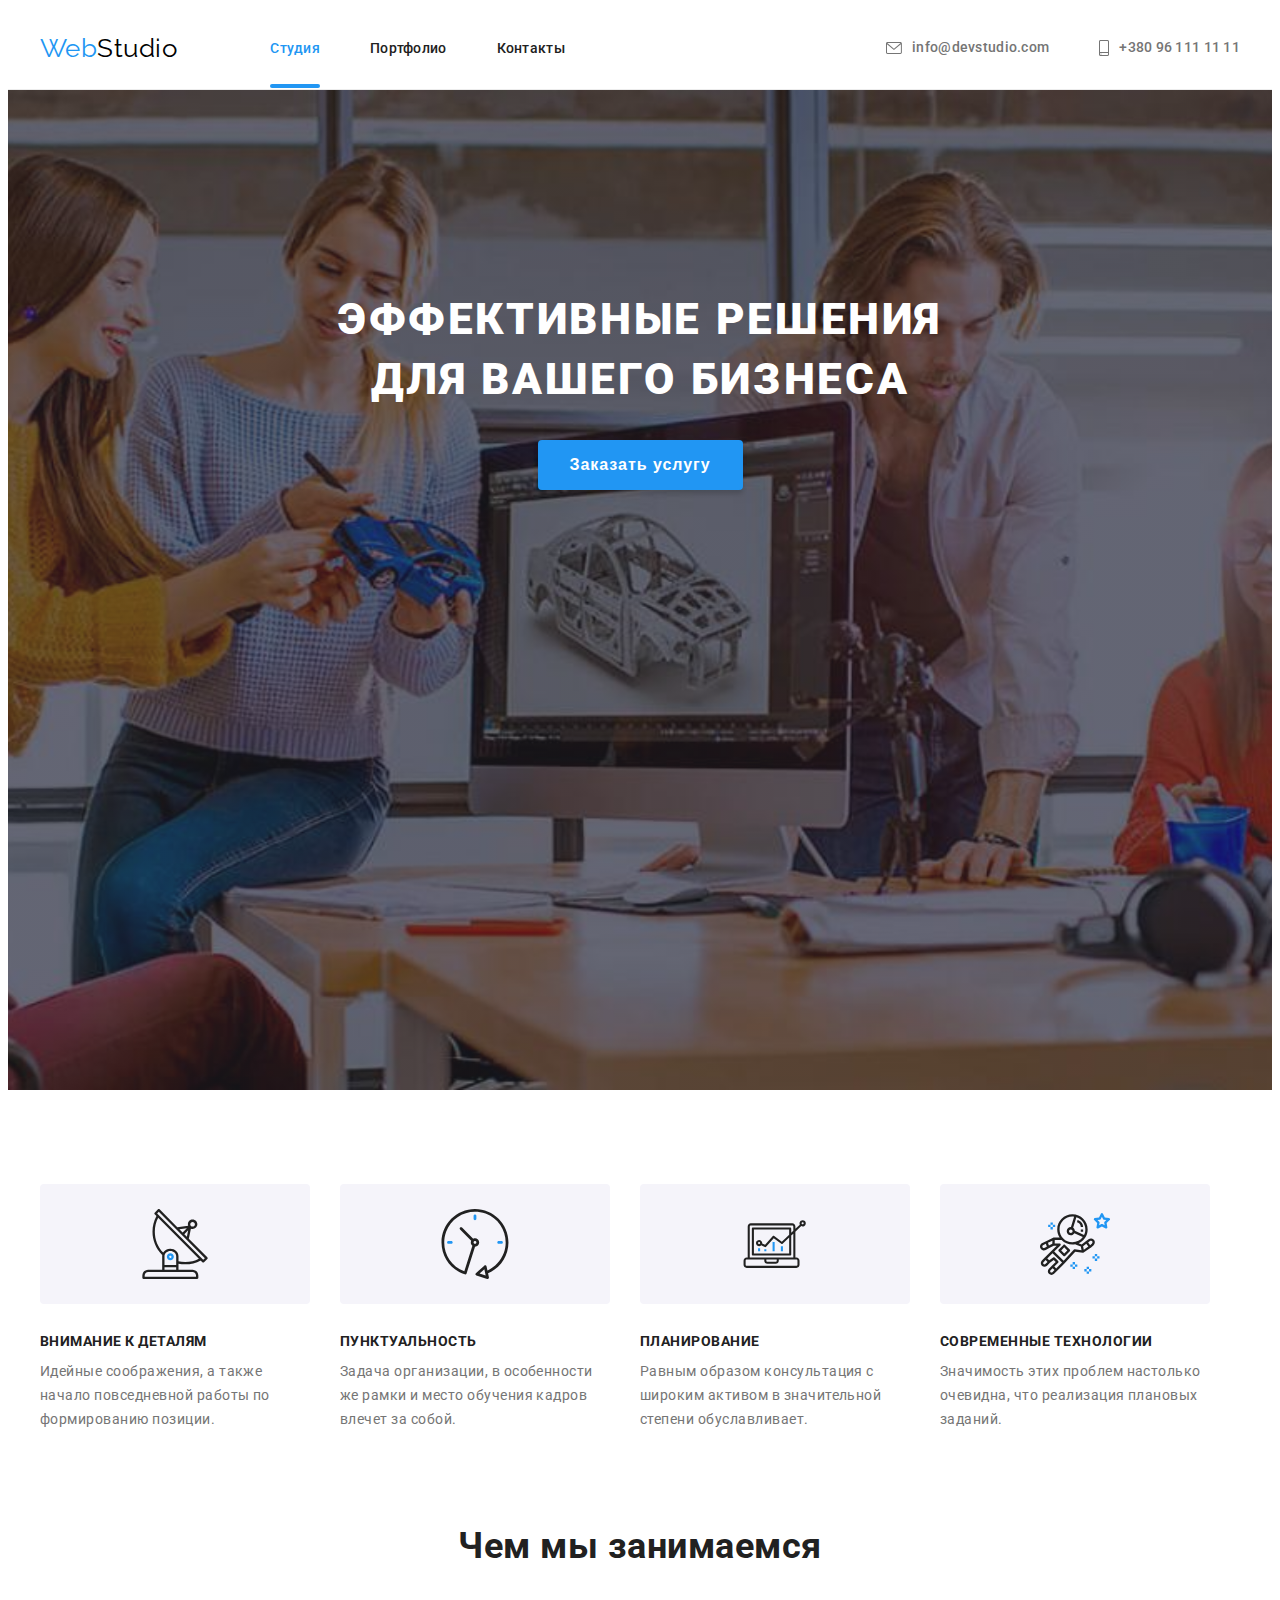
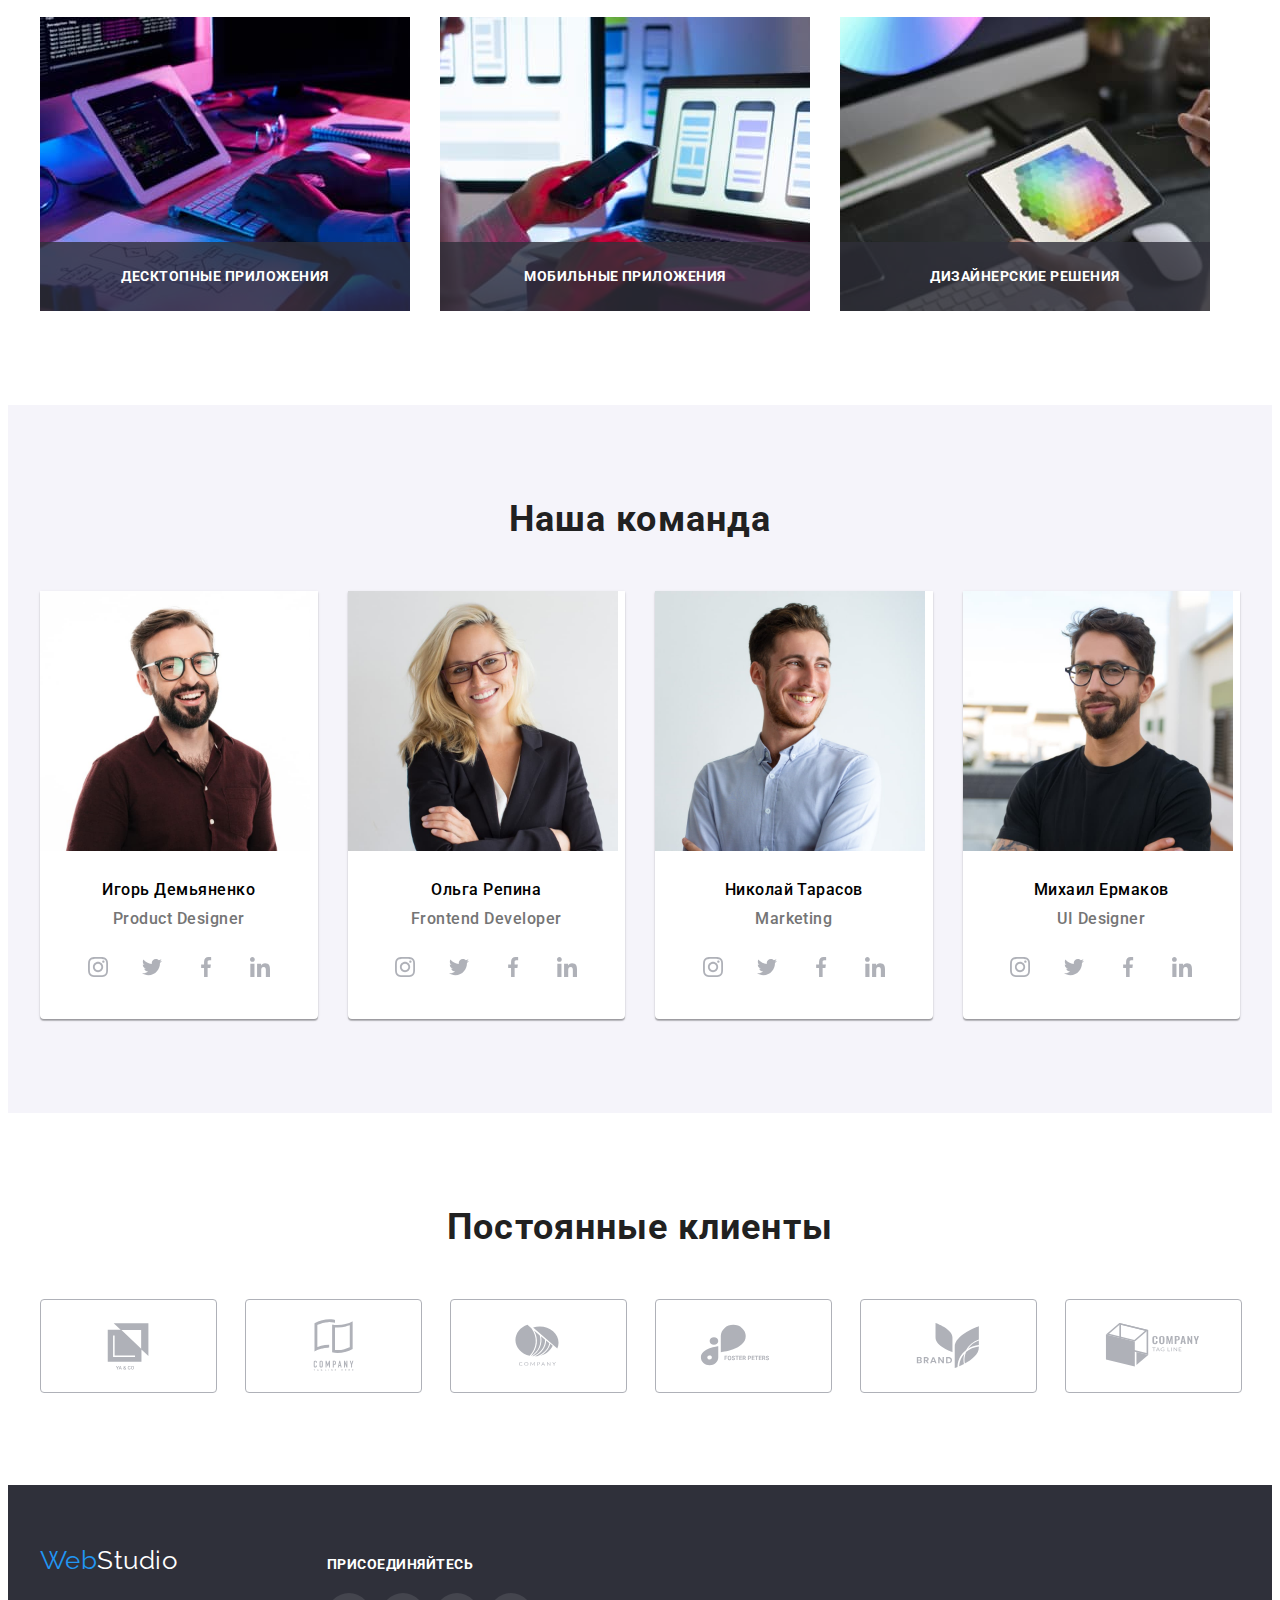
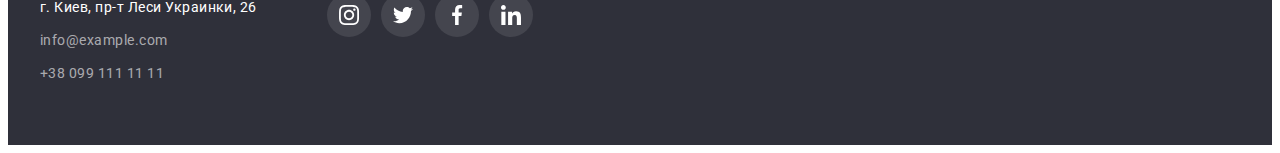
<file: index.html>
<!DOCTYPE html>
<html lang="ru">
<head>
    <meta charset="UTF-8">
    <meta http-equiv="X-UA-Compatible" content="IE=edge">
    <meta name="viewport" content="width=device-width, initial-scale=1.0">
    <title>WebStudio site</title>
    <link rel="preconnect" href="https://fonts.googleapis.com">
    <link rel="preconnect" href="https://fonts.gstatic.com" crossorigin>
    <link href="https://fonts.googleapis.com/css2?family=Raleway:wght@700&family=Roboto:wght@400;500;700;900&display=swap" rel="stylesheet">
    <link rel="stylesheet" href="https://cdnjs.cloudflare.com/ajax/libs/modern-normalize/1.1.0/modern-normalize.min.css" integrity="sha512-wpPYUAdjBVSE4KJnH1VR1HeZfpl1ub8YT/NKx4PuQ5NmX2tKuGu6U/JRp5y+Y8XG2tV+wKQpNHVUX03MfMFn9Q==" crossorigin="anonymous" referrerpolicy="no-referrer" />
    <link rel="stylesheet" href="./css/styles.css">
</head>
<body>
<!-- header -->
<header class="header">
    <div class="container header-container">
            <nav class="page-nav">
                <a href="./index.html" class="header-logo ">Web<span class="logo-color">Studio</span></a>
                <ul class="menu-nav list">
                    <li class="nav-item"><a class="nav-link link current-page" href="./index.html">Студия</a></li>
                    <li class="nav-item"><a class="nav-link link" href="./portfolio.html">Портфолио</a></li>
                    <li class="nav-item"><a class="nav-link link" href="">Контакты</a></li>
                </ul>
            </nav>
            <!-- contacts -->
                <ul class="contacts list">
                    <li class="contact-item">
                        <a href="mailto:info@devstudio.com" class="contact-link link">
                            <svg class="contact-mail-icon">
                                <use href="./images/symbol-defs.svg#envelope"></use>
                            </svg>
                    info@devstudio.com
                        </a>
                    </li>
                    <li class="contact-item">
                        <a href="tel:+380961111111" class="contact-link link">
                            <svg class="contact-tel-icon">
                                <use href="./images/symbol-defs.svg#smartphone"></use>
                            </svg>
                    +380 96 111 11 11
                        </a>
                    </li>
                </ul>
    </div>
</header>

<!-- main information -->
<main>
        <section class="hero hero-bg">
           <div class="container">
                <h1 class="hero-title">Эффективные решения для вашего бизнеса</h1>
                <button class="button btn" data-modal-open type="button">Заказать услугу</button>
           </div>
        </section>
   
    <!-- Our advantages -->
    <section class="section">
        <div class="container">
        <h2 class="visually-hidden">Наши особенности</h2>
            <ul class="features-list">
            <li class="features-item">
                <div class="features-icon">
                    <svg width="70" height="70">
                    <use href="./images/symbol-defs.svg#antenna"></use>
                </svg>
                </div>
                <h3 class="features-heading">Внимание к деталям</h3>
                <p class="features-paragraph">Идейные соображения, а также начало повседневной работы по формированию позиции.
                </p>
            </li>
            <li class="features-item">
                <div class="features-icon">
                    <svg width="70" height="70">
                    <use href="./images/symbol-defs.svg#clock"></use>
                </svg>
                </div>
                <h3 class="features-heading">Пунктуальность</h3>
                <p class="features-paragraph">Задача организации, в особенности же рамки и место обучения кадров влечет за
                    собой.</p>
            </li>
            <li class="features-item">
               <div class="features-icon">
                    <svg width="70" height="70">
                    <use href="./images/symbol-defs.svg#diagram"></use>
                </svg>
               </div>
                <h3 class="features-heading">Планирование</h3>
                <p class="features-paragraph">Равным образом консультация с широким активом в значительной степени
                    обуславливает.</p>
            </li>
            <li class="features-item">
               <div class="features-icon">
                    <svg width="70" height="70">
                    <use href="./images/symbol-defs.svg#astronaut"></use>
                </svg>
               </div>
                <h3 class="features-heading">Современные технологии</h3>
                <p class="features-paragraph">Значимость этих проблем настолько очевидна, что реализация плановых заданий.</p>
            </li>
        </ul>
    </div>
    
    </section>

    <!-- What are we doing -->
    <section class="activity section">
        <div class="container">
            <h2 class="activity-title">Чем мы занимаемся</h2>
            <ul class="activity-list">
                <li class="activity-item"><a href="">
                        <img class="activity-img" src="./images/development.jpg" alt="разработка сайта" width="370" height="294" />
                        <p class="activity-top-text">
                        Десктопные приложения
                        </p>
                    </a>
                </li>
                <li class="activity-item">
                    <a href="">
                        <img class="activity-img" src="./images/mobile-version.jpg" alt="дизайн сайта" width="370" height="294" />
                        <p class="activity-top-text">
                        Мобильные приложения
                        </p>
                    </a>
                </li>
                <li class="activity-item">
                    <a href="">
                        <img class="activity-img" src="./images/color-scheme.jpg" alt="стиль сайта" width="370" height="294" />
                        <p class="activity-top-text">
                        Дизайнерские решения
                        </p>
                    </a>
                </li>
            </ul>
        </div>
    </section>

    <!-- Our team -->
    <section class="work section">
        <div class="container">
            <h2 class="team">Наша команда</h2>
            <ul class="team-list">
                <li class="team-item">
                    <img class="team-img" src="./images/product-designer.jpg" alt="Дизайнер продукта" width="270" height="260" />
                    <div class="team-info">
                        <h3 class="about-name">Игорь Демьяненко</h3>
                        <p class="about-work">Product Designer</p>
                                <ul class="icon-list">
                                    <li class="icon-item">
                                        <a href="" class="icon-link">
                                            <svg class="social-icon">
                                                <use href="./images/symbol-defs.svg#instagram"></use>
                                            </svg>
                                        </a>
                                    </li>
                                    <li class="icon-item">
                                        <a href="" class="icon-link">
                                            <svg class="social-icon">
                                                <use href="./images/symbol-defs.svg#twitter"></use>
                                            </svg>
                                        </a>
                                    </li>
                                    <li class="icon-item">
                                        <a href="" class="icon-link">
                                            <svg class="social-icon">
                                                <use href="./images/symbol-defs.svg#facebook"></use>
                                            </svg>
                                        </a>
                                    </li>
                                    <li class="icon-item">
                                        <a href="" class="icon-link">
                                            <svg class="social-icon">
                                                <use href="./images/symbol-defs.svg#linkedin"></use>
                                            </svg>
                                        </a>
                                    
                                </ul>
                    </div>
                </li>
                <li class="team-item">
                    <img class="team-img" src="./images/frontend.jpg" alt="Фронтенд-разработчик" width="270" height="260" />
                    <div class="team-info">
                        <h3 class="about-name">Ольга Репина</h3>
                        <p class="about-work">Frontend Developer</p>
                                <ul class="icon-list">
                                    <li class="icon-item">
                                        <a href="" class="icon-link">
                                            <svg class="social-icon">
                                                <use href="./images/symbol-defs.svg#instagram"></use>
                                            </svg>
                                        </a>
                                    </li>
                                    <li class="icon-item">
                                        <a href="" class="icon-link">
                                            <svg class="social-icon">
                                                <use href="./images/symbol-defs.svg#twitter"></use>
                                            </svg>
                                        </a>
                                    </li>
                                    <li class="icon-item">
                                        <a href="" class="icon-link">
                                            <svg class="social-icon">
                                                <use href="./images/symbol-defs.svg#facebook"></use>
                                            </svg>
                                        </a>
                                    </li>
                                    <li class="icon-item">
                                        <a href="" class="icon-link">
                                            <svg class="social-icon">
                                                <use href="./images/symbol-defs.svg#linkedin"></use>
                                            </svg>
                                        </a>
                                    </li>
                                </ul>
                    </div>
                </li>
                <li class="team-item">
                    <img class="team-img" src="./images/marketing.jpg" alt="Маркетинг" width="270" height="260" />
                    <div class="team-info">
                        <h3 class="about-name">Николай Тарасов</h3>
                        <p class="about-work">Marketing</p>
                                <ul class="icon-list">
                                    <li class="icon-item">
                                        <a href="" class="icon-link">
                                            <svg class="social-icon">
                                                <use href="./images/symbol-defs.svg#instagram"></use>
                                            </svg>
                                        </a>
                                    </li>
                                    <li class="icon-item">
                                        <a href="" class="icon-link">
                                            <svg class="social-icon">
                                                <use href="./images/symbol-defs.svg#twitter"></use>
                                            </svg>
                                        </a>
                                    </li>
                                    <li class="icon-item">
                                        <a href="" class="icon-link">
                                            <svg class="social-icon">
                                                <use href="./images/symbol-defs.svg#facebook"></use>
                                            </svg>
                                        </a>
                                    </li>
                                    <li class="icon-item">
                                        <a href="" class="icon-link">
                                            <svg class="social-icon">
                                                <use href="./images/symbol-defs.svg#linkedin"></use>
                                            </svg>
                                        </a>
                                    </li>
                                </ul>
                    </div>
                </li>
                <li class="team-item">
                    <img class="team-img" src="./images/ui-designer.jpg" alt="Пользовательский интерфейс" width="270"
                        height="260" />
                    <div class="team-info">
                        <h3 class="about-name">Михаил Ермаков</h3>
                        <p class="about-work">UI Designer</p>
                                <ul class="icon-list">
                                    <li class="icon-item">
                                        <a href="" class="icon-link">
                                            <svg class="social-icon">
                                                <use href="./images/symbol-defs.svg#instagram"></use>
                                            </svg>
                                        </a>
                                    </li>
                                    <li class="icon-item">
                                        <a href="" class="icon-link">
                                            <svg class="social-icon">
                                                <use href="./images/symbol-defs.svg#twitter"></use>
                                            </svg>
                                        </a>
                                    </li>
                                    <li class="icon-item">
                                        <a href="" class="icon-link">
                                            <svg class="social-icon">
                                                <use href="./images/symbol-defs.svg#facebook"></use>
                                            </svg>
                                        </a>
                                    </li>
                                    <li class="icon-item">
                                        <a href="" class="icon-link">
                                            <svg class="social-icon">
                                                <use href="./images/symbol-defs.svg#linkedin"></use>
                                            </svg>
                                        </a>
                                    </li>
                                </ul>
                    </div>
                </li>
            </ul>         
        </div>
    </section>
    <section class="section">
        <div class="container">
            <h2 class="company-header">Постоянные клиенты</h2>
            <ul class="company-list">
                <li class="company-item">
                    <a href="" class="company-link">
                        <svg class="company-icon" width="106" height="60">
                            <use href="./images/symbol-defs.svg#first-company"></use>
                        </svg>
                    </a>
                </li>
                <li class="company-item">
                    <a href="" class="company-link">
                        <svg class="company-icon" width="106" height="60">
                            <use href="./images/symbol-defs.svg#second-company"></use>
                        </svg>
                    </a>
                </li>
                <li class="company-item">
                    <a href="" class="company-link">
                        <svg class="company-icon" width="106" height="60">
                            <use href="./images/symbol-defs.svg#third-company"></use>
                        </svg>
                    </a>
                </li>
                <li class="company-item">
                    <a href="" class="company-link">
                        <svg class="company-icon" width="106" height="60">
                            <use href="./images/symbol-defs.svg#fourth-company"></use>
                        </svg>
                    </a>
                </li>
                <li class="company-item">
                    <a href="" class="company-link">
                        <svg class="company-icon" width="106" height="60">
                            <use href="./images/symbol-defs.svg#fifth-company"></use>
                        </svg>
                    </a>
                </li>
                <li class="company-item">
                    <a href="" class="company-link">
                        <svg class="company-icon" width="106" height="60">
                            <use href="./images/symbol-defs.svg#sixth-company"></use>
                        </svg>
                    </a>
                </li>
            </ul>
        </div>
    </section>
</main>

<!-- footer -->
<footer class="footer">
    <div class="container footer-container">
        <div>
            <a class="footer-logo" href="./index.html">Web<span class="logo-color logo">Studio</span></a>
            <address class="address">
                <ul class="footer-list">
                    <li class="footer-item item-space"><a class="address-items"
                            href="https://www.google.com.ua/maps/place/%D0%B1%D1%83%D0%BB.+%D0%9B%D0%B5%D1%81%D0%B8+%D0%A3%D0%BA%D1%80%D0%B0%D0%B8%D0%BD%D0%BA%D0%B8,+26,+%D0%9A%D0%B8%D0%B5%D0%B2,+02000/@50.4265841,30.5361971,17z/data=!3m1!4b1!4m5!3m4!1s0x40d4cf0e033ecbe9:0x57a4dffefec77da0!8m2!3d50.4265807!4d30.5383858?hl=ru">
                            г. Киев, пр-т Леси Украинки, 26</a></li>
                    <li class="footer-item item-space"><a class="footer-contact" href="mailto:info@example.com">info@example.com</a>
                    </li>
                    <li class="footer-item item-space"><a class="footer-contact" href="tel:+380991111111">+38 099 111 11 11</a></li>
                </ul>
            </address>
        </div>
    
    <div>
        <h2 class="footer-header">присоединяйтесь</h2>
        <ul class="footer-icon-list">
            <li class="footer-icon-item">
                <a href="" class="footer-icon-link">
                    <svg class="footer-social-icon">
                        <use href="./images/symbol-defs.svg#instagram"></use>
                    </svg>
                </a>
            </li>
            <li class="footer-icon-item">
                <a href="" class="footer-icon-link">
                    <svg class="footer-social-icon">
                        <use href="./images/symbol-defs.svg#twitter"></use>
                    </svg>
                </a>
            </li>
            <li class="footer-icon-item">
                <a href="" class="footer-icon-link">
                    <svg class="footer-social-icon">
                        <use href="./images/symbol-defs.svg#facebook"></use>
                    </svg>
                </a>
            </li>
            <li class="footer-icon-item">
                <a href="" class="footer-icon-link">
                    <svg class="footer-social-icon">
                        <use href="./images/symbol-defs.svg#linkedin"></use>
                    </svg>
                </a>
            </li>
        </ul>
    </div>

    </div>

   
</footer>  
<div class="backdrop is-hidden" data-modal>
    <div class="modal">
        <button type="button" class="close-btn" data-modal-close>
            <svg width="11px" height="11px" class="close-modal">
                <use href="./images/symbol-defs.svg#vector-2"></use>
            </svg>
        </button>
    </div>
</div>
<script src="./js/modal.js"></script>
</body>
</html>
</file>
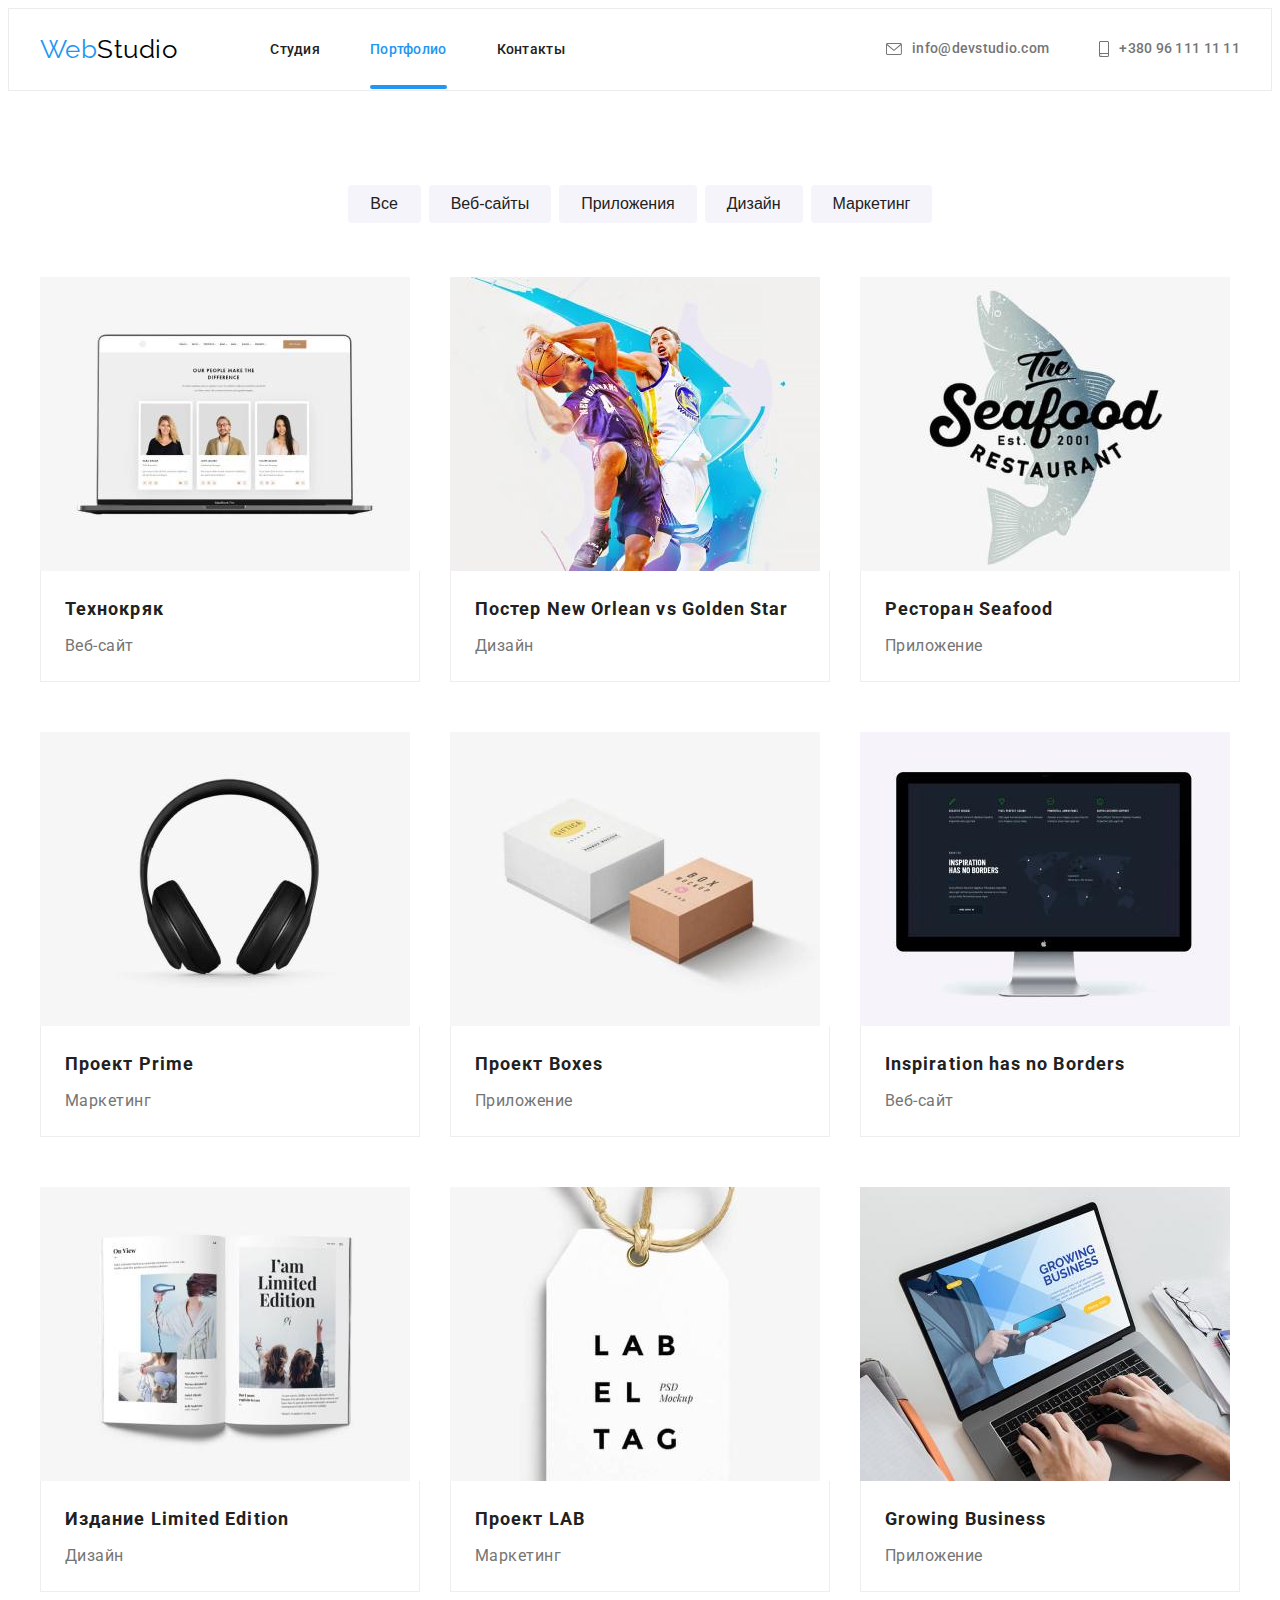
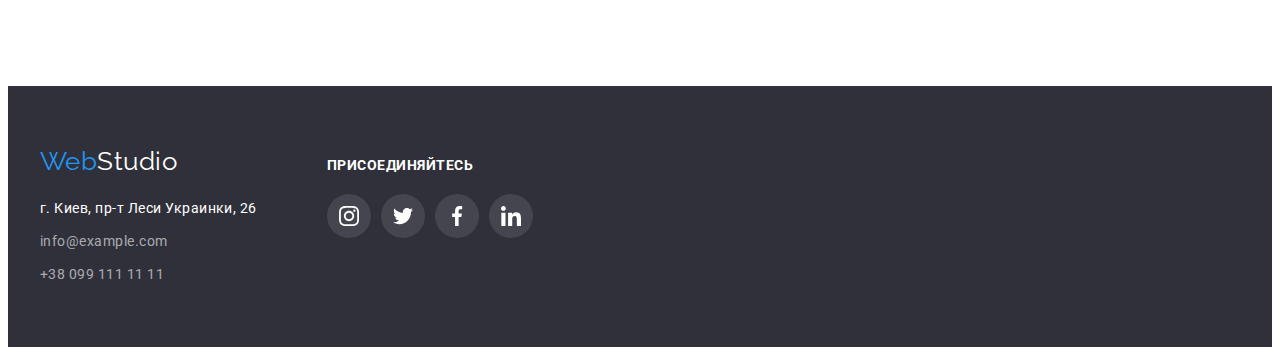
<file: portfolio.html>
<!DOCTYPE html>
<html lang="ru">
<head>
    <meta charset="UTF-8">
    <meta http-equiv="X-UA-Compatible" content="IE=edge">
    <meta name="viewport" content="width=device-width, initial-scale=1.0">
    <title>WebStudio</title>
    <link rel="preconnect" href="https://fonts.googleapis.com">
    <link rel="preconnect" href="https://fonts.gstatic.com" crossorigin>
    <link href="https://fonts.googleapis.com/css2?family=Raleway:wght@700&family=Roboto:wght@400;500;700;900&display=swap" rel="stylesheet">
    <link rel="stylesheet" href="https://cdnjs.cloudflare.com/ajax/libs/modern-normalize/1.1.0/modern-normalize.min.css" integrity="sha512-wpPYUAdjBVSE4KJnH1VR1HeZfpl1ub8YT/NKx4PuQ5NmX2tKuGu6U/JRp5y+Y8XG2tV+wKQpNHVUX03MfMFn9Q==" crossorigin="anonymous" referrerpolicy="no-referrer" />
    <link rel="stylesheet" href="./css/styles.css">
    
</head>
<body>
<!-- Хедер -->
<header class="portfolio-header">
    <div class="container portfolio-container">
        <nav class="portfolio">
            <a href="./index.html" class="portfol-logo">Web<span class="portfol-logo-color">Studio</span></a>
            <ul class="portfol-list">
                <li class="portfol-item"><a class="portfol-link links" href="./index.html">Студия</a></li>
                <li class="portfol-item"><a class="portfol-link links current-page" href="./portfolio.html">Портфолио</a></li>
                <li class="portfol-item"><a class="portfol-link links" href="">Контакты</a></li>
            </ul>
        </nav>
<!-- contacts -->
            <ul class="header-contacts">
                <li class="header-list"><a class="header-link link" href="mailto:info@devstudio.com">
                    <svg class="contact-mail-icon">
                        <use href="./images/symbol-defs.svg#envelope"></use>
                    </svg>
                    info@devstudio.com
                </a>
            </li>
                <li class="header-list"><a class="header-link link" href="tel:+380961111111">
                    <svg class="contact-tel-icon">
                        <use href="./images/symbol-defs.svg#smartphone"></use>
                    </svg>
                    +380 96 111 11 11
                </a>
            </li>
            </ul>
    </div>
</header>
<!-- герой -->
<main">
    <section class="section">
        <div class="container filter-container">
                <h1 class="visually-hidden" >filter</h1>
                <ul class="filter-list">
                    <li class="filter-item"><button class="filter-btn filter-button" type="button">Все</button></li>
                    <li class="filter-item"><button class="filter-btn filter-button" type="button">Веб-сайты</button></li>
                    <li class="filter-item"><button class="filter-btn filter-button" type="button">Приложения</button></li>
                    <li class="filter-item"><button class="filter-btn filter-button" type="button">Дизайн</button></li>
                    <li class="filter-item"><button class="filter-btn filter-button" type="button">Маркетинг</button></li>
                </ul>
        
                <ul class="gallery-list">
                    <li class="gallery-item">
                        <a class="gallery-link" href="">
                            <div class="gallery-top-wrapper">
                            <img class="gallery-img" src="./images/techno-crack.jpg" alt="сайт" width="370" height="294">
                            <p class="gallery-top-text">
                                Технокряк это современная площадка распространения коронавируса. Компании используют эту платформу для цифрового шпионажа и атак на защищённые сервера конкурентов.
                            </p>
                            </div> 
                            <div class="gallery-info">
                            <h2 class="gallery-heading">Технокряк</h3>
                            <p class="gallery-paragraph">Веб-сайт</p>
                            </div>
                        </a>
                    </li>
                    <li class="gallery-item">
                        <a class="gallery-link" href="">
                            <div class="gallery-top-wrapper">
                            <img class="gallery-img" src="./images/poster.jpg" alt="постер" width="370" height="294">
                            <p class="gallery-top-text">
                                Технокряк это современная площадка распространения коронавируса. Компании используют эту платформу для цифрового шпионажа и атак на защищённые сервера конкурентов.
                            </p>
                            </div>
                            <div class="gallery-info">
                            <h2 class="gallery-heading">Постер New Orlean vs Golden Star</h3>
                            <p class="gallery-paragraph">Дизайн</p>
                            </div>
                        </a>
                    </li>
                    <li class="gallery-item">
                        <a class="gallery-link" href="">
                            <div class="gallery-top-wrapper">
                            <img class="gallery-img" src="./images/restaurant.jpg" alt="ресторан" width="370" height="294">
                            <p class="gallery-top-text">
                                Технокряк это современная площадка распространения коронавируса. Компании используют эту платформу для цифрового шпионажа и атак на защищённые сервера конкурентов.
                            </p>
                            </div>
                            <div class="gallery-info">
                            <h2 class="gallery-heading">Ресторан Seafood</h3>
                            <p class="gallery-paragraph">Приложение</p>
                            </div>
                        </a>
                    </li>
                    <li class="gallery-item">
                        <a class="gallery-link" href="">
                            <div class="gallery-top-wrapper">
                            <img class="gallery-img" src="./images/prime.jpg" alt="наушники" width="370" height="294">
                            <p class="gallery-top-text">
                                Технокряк это современная площадка распространения коронавируса. Компании используют эту платформу для цифрового шпионажа и атак на защищённые сервера конкурентов.
                            </p>
                            </div>
                            <div class="gallery-info">
                            <h2 class="gallery-heading">Проект Prime</h3>
                            <p class="gallery-paragraph">Маркетинг</p>
                            </div>
                        </a>
                    </li>
                    <li class="gallery-item">
                        <a class="gallery-link" href="">
                            <div class="gallery-top-wrapper">
                            <img class="gallery-img" src="./images/boxes.jpg" alt="коробки" width="370" height="294">
                            <p class="gallery-top-text">
                                Технокряк это современная площадка распространения коронавируса. Компании используют эту платформу для цифрового шпионажа и атак на защищённые сервера конкурентов.
                            </p>
                            </div>
                            <div class="gallery-info">
                            <h2 class="gallery-heading">Проект Boxes</h3>
                            <p class="gallery-paragraph">Приложение</p>
                            </div>
                        </a>
                    </li>
                    <li class="gallery-item">
                        <a class="gallery-link" href="">
                            <div class="gallery-top-wrapper">
                            <img class="gallery-img" src="./images/web-site.jpg" alt="вдохновение" width="370" height="294">
                            <p class="gallery-top-text">
                                Технокряк это современная площадка распространения коронавируса. Компании используют эту платформу для цифрового шпионажа и атак на защищённые сервера конкурентов.
                            </p>
                            </div>
                            <div class="gallery-info">
                            <h2 class="gallery-heading">Inspiration has no Borders</h3>
                            <p class="gallery-paragraph">Веб-сайт</p>
                            </div>
                        </a>
                    </li>
                    <li class="gallery-item">
                        <a class="gallery-link" href="">
                            <div class="gallery-top-wrapper">
                            <img class="gallery-img" src="./images/limited-edition.jpg" alt="журнал width" width="370" height="294">
                            <p class="gallery-top-text">
                                Технокряк это современная площадка распространения коронавируса. Компании используют эту платформу для цифрового шпионажа и атак на защищённые сервера конкурентов.
                            </p>
                            </div>
                            <div class="gallery-info">
                            <h2 class="gallery-heading">Издание Limited Edition</h3>
                            <p class="gallery-paragraph">Дизайн</p>
                            </div>
                        </a>
                    </li>
                    <li class="gallery-item">
                        <a class="gallery-link" href="">
                            <div class="gallery-top-wrapper">
                            <img class="gallery-img" src="./images/lab.jpg" alt="бирка с шнурком" width="370" height="294">
                            <p class="gallery-top-text">
                                Технокряк это современная площадка распространения коронавируса. Компании используют эту платформу для цифрового шпионажа и атак на защищённые сервера конкурентов.
                            </p>
                            </div>
                            <div class="gallery-info">
                            <h2 class="gallery-heading">Проект LAB</h3>
                            <p class="gallery-paragraph">Маркетинг</p>
                            </div>
                        </a>
                    </li>
                    <li class="gallery-item">
                        <a class="gallery-link" href="">
                            <div class="gallery-top-wrapper">
                            <img class="gallery-img" src="./images/business.jpg" alt="растущий бизнес" width="370" height="294">
                            <p class="gallery-top-text">
                                Технокряк это современная площадка распространения коронавируса. Компании используют эту платформу для цифрового шпионажа и атак на защищённые сервера конкурентов.
                            </p>
                            </div>
                            <div class="gallery-info">
                            <h2 class="gallery-heading">Growing Business</h3>
                            <p class="gallery-paragraph">Приложение</p>
                            </div>
                        </a>
                    </li>
                </ul>
        </div>
       
    </section>
</main>
<!-- футер -->
<footer class="portfolio-footer">
    <div class="footer-container container">
        <div>
            <a class="logo-footer" href="./index.html">Web<span class="portfolio-logo">Studio</span></a>
            <address class="footer-address">
                <ul class="address-list">
                    <li class="address-item address-space"><a class="address-map"
                            href=”https://www.google.com.ua/maps/place/%D0%B1%D1%83%D0%BB.+%D0%9B%D0%B5%D1%81%D0%B8+%D0%A3%D0%BA%D1%80%D0%B0%D0%B8%D0%BD%D0%BA%D0%B8,+26,+%D0%9A%D0%B8%D0%B5%D0%B2,+02000/@50.4265841,30.5361971,17z/data=!3m1!4b1!4m5!3m4!1s0x40d4cf0e033ecbe9:0x57a4dffefec77da0!8m2!3d50.4265807!4d30.5383858?hl=ru”>
                            г. Киев, пр-т Леси Украинки, 26</a></li>
                    <li class="address-item address-space"><a class="address-contact"
                            href="mailto:info@example.com">info@example.com</a></li>
                    <li class="address-item address-space"><a class="address-contact" href="tel:+380991111111">+38 099 111 11 11</a>
                    </li>
                </ul>
            </address>
        </div>
        <div>
            <h2 class="footer-header">присоединяйтесь</h2>
            <ul class="footer-icon-list">
                <li class="footer-icon-item">
                    <a href="" class="footer-icon-link">
                        <svg class="footer-social-icon">
                            <use href="./images/symbol-defs.svg#instagram"></use>
                        </svg>
                    </a>
                </li>
                <li class="footer-icon-item">
                    <a href="" class="footer-icon-link">
                        <svg class="footer-social-icon">
                            <use href="./images/symbol-defs.svg#twitter"></use>
                        </svg>
                    </a>
                </li>
                <li class="footer-icon-item">
                    <a href="" class="footer-icon-link">
                        <svg class="footer-social-icon">
                            <use href="./images/symbol-defs.svg#facebook"></use>
                        </svg>
                    </a>
                </li>
                <li class="footer-icon-item">
                    <a href="" class="footer-icon-link">
                        <svg class="footer-social-icon">
                            <use href="./images/symbol-defs.svg#linkedin"></use>
                        </svg>
                    </a>
                </li>
            </ul>
        </div>
    </div>
    
</footer>

    
</body>
</html>
</file>
<file: css/styles.css>
:root {
  --primary-text-color: #212121;
  --secondary-text-color: #757575;
  --title-text-color: #000000;
  --accent-color: #2196f3;
  --primary-white-color: #ffffff;
  --secondary-darkgray-color: #2f303a;
  --third-title-color: #f5f4fa;
}
p,
h1,
h2,
h3,
h4,
h5,
h6 {
  margin: 0;
}
ul {
  list-style: none;
  margin: 0;
  padding-left: 0;
}
img {
  display: block;
  max-width: 100%;
  height: auto;
}
body {
  font-family: 'Roboto', sans-serif;
  color: var(--primary-text-color);
  letter-spacing: 0.03em;
  line-height: 1.14;
}

/* -------HEADER------ */
.header {
  background-color: var(--primary-white-color);
  border-bottom: 1px solid #ececec;
}
.container {
  width: 1200px;
  margin: 0 auto;
  padding: 0 15px;
}
.header-container {
  display: flex;
  align-items: center;
}
/* LOGO */
.header-logo {
  font-family: 'Raleway', sans-serif;
  font-size: 26px;
  line-height: 1.19;
  color: var(--accent-color);
  text-decoration: none;
  margin-right: 93px;
  padding-top: 25px;
  padding-bottom: 25px;
  align-items: center;
}
.list {
  list-style: none;
  display: flex;
}
.logo-color {
  color: var(--title-text-color);
}
/* NAVIGATION */
.page-nav {
  display: flex;
  align-items: center;
}
.nav-link {
  color: var(--primary-text-color);
  font-weight: 500;
  font-size: 14px;
  letter-spacing: 0.02em;
  position: relative;

  padding-top: 32px;
  padding-bottom: 32px;
  transition: color 250ms cubic-bezier(0.4, 0, 0.2, 1);
}

.nav-item:not(:last-child) {
  margin-right: 50px;
}
.nav-link:hover,
.nav-link:focus {
  color: var(--accent-color);
}
.link {
  text-decoration: none;
}
.header-link {
  transition: color 250ms cubic-bezier(0.4, 0, 0.2, 1);
}
.link.current-page {
  color: var(--accent-color);
}
.current-page::after {
  content: '';
  position: absolute;
  width: 100%;
  height: 4px;

  background: var(--accent-color);
  border-radius: 2px; 
  display: block;
  bottom: 0px;
}

.portfol-link {
  position: relative;
  
  padding-top: 32px;
  padding-bottom: 32px;

  transition: color 250ms cubic-bezier(0.4, 0, 0.2, 1);
}
/* CONTACTS */
.contacts {
  display: flex;
  margin-left: auto;
  align-items: center;
}

.contacts .link {
  color: var(--secondary-text-color);
  font-weight: 500;
  font-size: 14px;
  letter-spacing: 0.02em;
  padding: 32px 0px 32px 0px;
  display: inline-flex;
  align-self: start;
  justify-content: center;
}
.contact-link {
  align-items: center;
  display: inline-flex;
  transition: color 250ms cubic-bezier(0.4, 0, 0.2, 1);
}

.contact-mail-icon {
  margin-right: 10px;
  width: 16px;
  height: 12px;
  fill: currentColor;
}
.contact-tel-icon {
  margin-right: 10px;
  width: 10px;
  height: 16px;
  fill: currentColor;
}
.contact-link:hover,
.contact-link:focus {
  color: var(--accent-color);
}
.contact-item:not(:first-child) {
  margin-left: 50px;
}

/* ---------MAIN--------- */
.visually-hidden {
  position: absolute;
  clip: rect(0 0 0 0);
  width: 1px;
  height: 1px;
  margin: -1px;
}

.hero {
  background-color: var(--secondary-darkgray-color);
  text-align: center;
  padding: 200px 0;
}
.hero-bg {
  max-width: 1600px;
  height: 600px;
  margin-left: auto;
  margin-right: auto;
  background-image: linear-gradient(rgba(47, 48, 58, 0.4), rgba(47, 48, 58, 0.4)),
    url(../images/main-bg.jpg);
  background-repeat: no-repeat;
  background-position: center;
  background-size: cover;
}

.hero-title {
  color: var(--primary-white-color);
  font-weight: 900;
  font-size: 44px;
  line-height: 1.36;
  text-align: center;
  letter-spacing: 0.06em;
  text-transform: uppercase;
  margin-bottom: 30px;
  max-width: 696px;
  margin-left: auto;
  margin-right: auto;
}
.button {
  cursor: pointer;
  color: var(--primary-white-color);
  background-color: var(--accent-color);
}
.btn {
  font-style: inherit;
  font-weight: bold;
  font-size: 16px;
  line-height: 1.87;
  letter-spacing: 0.06em;
  box-shadow: 0px 4px 4px rgba(0, 0, 0, 0.15);
  border-radius: 4px;
  border: 0;
  padding: 10px 32px;
  min-width: 200px;
}
/* ------OUR ADVANTAGES------ */
.section {
  padding-top: 94px;
  padding-bottom: 94px;
}
.features-list {
  display: flex;
}
.features-item:not(:last-child) {
  margin-right: 30px;
}
.features-icon {
  display: flex;
  height: 120px;
  width: 100%;
  margin-bottom: 30px;
  background-color: #f5f4fa;
  border-radius: 4px;
  justify-content: center;
  align-items: center;
}
.features-heading {
  font-weight: 700;
  font-size: 14px;
  text-transform: uppercase;
  color: var(--primary-text-color);
  margin-bottom: 10px;
}
.features-paragraph {
  font-size: 14px;
  line-height: 1.71;
  color: var(--secondary-text-color);
  width: 270px;
}
.features-title {
  font-weight: 700;
  font-size: 36px;
  line-height: 1.16;
}
.activity {
  padding-top: 0px;
}
.activity-title {
  font-weight: 700;
  font-size: 36px;
  line-height: 1.16;
  text-align: center;
  margin-bottom: 50px;
}
.activity-item:not(:last-child) {
  margin-right: 30px;
}
.activity-list {
  display: flex;
}
.activity-item {
position: relative;

}

.activity-top-text {
  position: absolute;
  font-weight: bold;
  font-size: 14px;
  line-height: 1.14;
  padding-top: 27px;
  padding-bottom: 27px;
  width: 370px;
  text-align: center;
 
  text-transform: uppercase;
  color: #FFFFFF;
  background: rgba(47, 48, 58, 0.8);
  bottom: 0;
}

/* -----OUR TEAM------ */
.work {
  background-color: var(--third-title-color);
}
.team {
  font-weight: 700;
  font-size: 36px;
  line-height: 1.16;
  letter-spacing: 0.03em;
  text-align: center;
  margin-bottom: 50px;
}
.team-list {
  display: flex;
  margin-left: calc(-1 * 30px);
}
.team-list .team-item {
  margin-left: 30px;
  flex-basis: calc(100% / 4 - 30px);
  border-radius: 0px 0px 4px 4px;
  box-shadow: 0px 1px 3px rgba(0, 0, 0, 0.12), 0px 1px 1px rgba(0, 0, 0, 0.14),
    0px 2px 1px rgba(0, 0, 0, 0.2);
}
.team-item {
  background-color: var(--primary-white-color);
}
.team-info {
  padding: 30px 0;
  text-align: center;
}
.about-name {
  font-weight: 500;
  font-size: 16px;
  line-height: 1.18;
  text-align: center;
  color: var(--title-text-color);
  margin-bottom: 10px;
}
.about-work {
  color: var(--secondary-text-color);
  font-weight: 500;
  font-size: 16px;
  line-height: 1.18;
  text-align: center;
  margin-bottom: 16px;
}
.icon-list {
  display: flex;
  justify-content: center;
}
.icon-item + .icon-item {
  margin-left: 10px;
}
.icon-item {
  width: 44px;
  height: 44px;
}
.social-icon {
  width: 20px;
  height: 20px;
  fill: #afb1b8;
  transition: fill 250ms cubic-bezier(0.4, 0, 0.2, 1);
}
.icon-link {
  width: 100%;
  height: 100%;
  display: block;
  border-radius: 50%;
  display: flex;
  align-items: center;
  justify-content: center;
  background-color: #ffffff;
  transition: background-color 250ms cubic-bezier(0.4, 0, 0.2, 1);
}
.icon-link:hover,
.icon-link:focus {
  background-color: var(--accent-color);
}
.icon-link:hover .social-icon,
.icon-link:focus .social-icon {
  fill: var(--primary-white-color);
}
/* COMPANIES */
.company-header {
  font-weight: 700;
  font-size: 36px;
  line-height: 1.16;
  letter-spacing: 0.03em;
  text-align: center;
  margin-bottom: 50px;
}
.company-list {
  margin-left: -30px;
  display: flex;
  justify-content: center;
}
.company-item {
  height: 92px;
  
}
.company-list .company-item {
  margin-left: 30px;
  flex-basis: calc(100% / 6 - 30px);
}
.company-link {
  width: 100%;
  height: 100%;
  display: block;
  border: 1px solid #afb1b8;
  border-radius: 4px;
  display: flex;
  align-items: center;
  justify-content: center;
  background-color: #ffffff;
  transition: border-color 250ms cubic-bezier(0.4, 0, 0.2, 1);
}
.company-link:hover,
.company-link:focus {
  border-color: var(--accent-color);
  
}
.company-icon {
  fill: #afb1b8;
  transition: fill 250ms cubic-bezier(0.4, 0, 0.2, 1);
}
.company-link:hover .company-icon,
.company-link:focus .company-icon {
  fill: var(--accent-color);
}
/* -------FOOTER-------- */
.footer-container {
  display: flex;
  align-items: baseline;
}
.footer-container > *:first-child {
  margin-right: 70px;
}
.footer {
  background-color: var(--secondary-darkgray-color);
  padding: 60px 0;
}

.footer-logo {
  font-family: 'Raleway', sans-serif;
  font-size: 26px;
  line-height: 1.19;
  color: var(--accent-color);
  text-decoration: none;
}
.logo {
  color: var(--primary-white-color);
}
.footer-logo {
  display: block;
  margin-bottom: 20px;
}
.address {
  font-style: normal;
}

.footer-item {
  font-size: 14px;
  line-height: 1.71;
}
.item-space:not(:last-child) {
  margin-bottom: 9px;
}

.address-items {
  color: var(--primary-white-color);
  text-decoration: none;
}
.footer-contact {
  font-size: 14px;
  line-height: 1.71;
  color: rgba(255, 255, 255, 0.6);
  text-decoration: none;
}
.footer-contact:hover,
.footer-contact:focus {
  color: var(--accent-color);
  transition: color 250ms cubic-bezier(0.4, 0, 0.2, 1);
}
.footer-list .address-items,
.footer-list .footer-contact {
  display: block;
}
.footer-header {
  display: inline-block;
  margin-bottom: 20px;
  font-weight: 700;
  font-size: 14px;
  text-transform: uppercase;
  color: var(--primary-white-color);
}
.footer-icon-link {
  width: 100%;
  height: 100%;
  display: block;
  border-radius: 50%;
  display: flex;
  align-items: center;
  justify-content: center;
  background-color: rgba(255, 255, 255, 0.1);

  transition: background-color 250ms cubic-bezier(0.4, 0, 0.2, 1);
}

.footer-icon-list {
  display: flex;
  justify-content: center;
}
.footer-icon-item + .footer-icon-item {
  margin-left: 10px;
}
.footer-icon-item {
  width: 44px;
  height: 44px;
}
.footer-icon-link:hover,
.footer-icon-link:focus {
  background-color: var(--accent-color);
}

.footer-social-icon {
  width: 20px;
  height: 20px;
  fill: var(--primary-white-color);
}

/* ------PORTFOLIO----------*/
.portfolio-header {
  background-color: var(--primary-white-color);
  border: 1px solid #ececec;
}
.portfolio-container {
  display: flex;
  align-items: center;
}
.portfolio {
  display: flex;
  align-items: center;
}
.portfol-logo {
  font-family: 'Raleway', sans-serif;
  font-size: 26px;
  line-height: 1.19;
  color: var(--accent-color);
  text-decoration: none;
  margin-right: 93px;
  padding-top: 25px;
  padding-bottom: 25px;
  align-items: center;
}
.portfol-logo-color {
  color: var(--title-text-color);
}
.portfol-list {
  display: flex;
}
.portfol-link {
  color: var(--primary-text-color);
  font-weight: 500;
  font-size: 14px;
  letter-spacing: 0.02em;
  text-decoration: none;
}
.portfol-link:hover,
.portfol-link:focus {
  color: var(--accent-color);
}
.links.current-page {
  color: var(--accent-color);
}

.portfol-item:not(:last-child) {
  margin-right: 50px;
}
.header-contacts {
  text-decoration: none;
  display: flex;
  margin-left: auto;
  align-items: center;
}
.header-link {
  color: var(--secondary-text-color);
  font-weight: 500;
  font-size: 14px;
  letter-spacing: 0.02em;
  display: flex;
  align-items: center;
}
.header-link:hover,
.header-link:focus {
  color: var(--accent-color);
}
.header-list:not(:first-child) {
  margin-left: 50px;
}

.filter-list {
  text-decoration: none;
  display: flex;
  justify-content: center;
  margin-bottom: 34px;
}
.filter-item:not(:last-child) {
  margin-right: 8px;
}
.filter-button {
  cursor: pointer;
  color: var(--primary-text-color);
  background-color: var(--third-title-color);
  transition: background-color 250ms cubic-bezier(0.4, 0, 0.2, 1);
}
.filter-button:hover,
.filter-button:focus {
  background-color: var(--accent-color);
  color: var(--primary-white-color);
  box-shadow: 0px 4px 4px rgba(146, 143, 143, 0.25);
}
.filter-btn {
  font-style: inherit;
  font-weight: 500;
  font-size: 16px;
  line-height: 1.62;
  text-align: center;
  border-radius: 4px;
  border: 0;
  padding: 6px 22px;
  min-width: 73px;

}
.gallery-list {
  display: flex;
  flex-wrap: wrap;
  margin-top: calc(-1 * 30px);
  margin-left: calc(-1 * 30px);
}
.gallery-list .gallery-item {
  margin-top: 50px;
  margin-left: 30px;
  flex-basis: calc(100% / 3 - 30px);
}

.gallery-info {
  padding: 20px 24px;
  border-right: 1px solid #eeeeee;
  border-bottom: 1px solid #eeeeee;
  border-left: 1px solid #eeeeee;
}
.gallery-heading {
  font-weight: 700;
  font-size: 18px;
  line-height: 2;
  letter-spacing: 0.06em;
  color: var(--primary-text-color);
  margin-bottom: 4px;
}
.gallery-link {
  display: block;
  text-decoration: none;
}
.gallery-link:hover,
.gallery-link:hover {
  box-shadow: 0px 1px 1px rgba(0, 0, 0, 0.12), 0px 4px 4px rgba(0, 0, 0, 0.06),
    1px 4px 6px rgba(0, 0, 0, 0.16);
}
.gallery-paragraph {
  font-weight: 400;
  font-size: 16px;
  line-height: 30px;
  color: var(--secondary-text-color);
}
.gallery-top-wrapper{
position: relative;
overflow: hidden;
}

.gallery-item:hover .gallery-top-text {
  transform: translateY(0);
}

.gallery-top-text {
  font-size: 18px;
  color: rgba(255, 255, 255, 1);
  line-height: 1.5;
  padding-top: 63px;
  padding-bottom: 63px;
  padding-right: 24px;
  padding-left: 24px;
  background-color: var(--accent-color);
  position: absolute;
  top: 0;
  left: 0;
  height: 100%;
  transform: translateY(100%);
  transition: transform 250ms cubic-bezier(0.4, 0, 0.2, 1);

}


/* -------FOOTER--------- */
.portfolio-footer {
  padding: 60px 0;
}
.logo-footer {
  font-family: 'Raleway', sans-serif;
  font-size: 26px;
  line-height: 1.19;
  color: var(--accent-color);
  text-decoration: none;
  display: block;
  margin-bottom: 20px;
}
.portfolio-logo {
  color: var(--primary-white-color);
}
.portfolio-footer {
  background-color: var(--secondary-darkgray-color);
}
.footer-address {
  font-style: normal;
}

.address-map {
  font-size: 14px;
  line-height: 1.71;
  color: var(--primary-white-color);
  text-decoration: none;
}
.address-item {
  color: var(--primary-white-color);
}
.address-space:not(:last-child) {
  margin-bottom: 9px;
}
.address-contact {
  font-size: 14px;
  line-height: 1.71;
  color: rgba(255, 255, 255, 0.6);
  text-decoration: none;
}
.address-contact:hover,
.address-contact:focus {
  color: var(--accent-color);
  transition: color 250ms cubic-bezier(0.4, 0, 0.2, 1);
}
.backdrop{
  position: fixed;
  width: 100vw;
  height: 100vh;
  background-color: rgba(0, 0, 0, 0.2);
  top: 0;
  display: flex;
  align-items: center;
  justify-content: center;
  transition: opacity 250ms cubic-bezier(0.4, 0, 0.2, 1), visibility 250ms cubic-bezier(0.4, 0, 0.2, 1)  ;
}
.backdrop.is-hidden {
  opacity: 0;
  visibility: hidden;
  pointer-events: none;
}
.modal {
  position: absolute;
  width: 528px;
  min-height: 581px;
  background-color: #ffffff;

  top: 50%;
  left: 50%;
  transform: translate(-50%, -50%);
  border-radius: 4px;
}
.close-btn {
  display: flex;
  align-items: center;
  justify-content: center;

  position: absolute;
  right: 8px;
  top: 8px;
  cursor: pointer;
  padding: 0%;

  width: 30px;
  height: 30px;

  transition: transform 250ms cubic-bezier(0.4, 0, 0.2, 1);

  border: 1px solid rgba(0, 0, 0, 0.1);
  background: var(--primary-white-color);
  border-radius: 50%;
}
</file>
